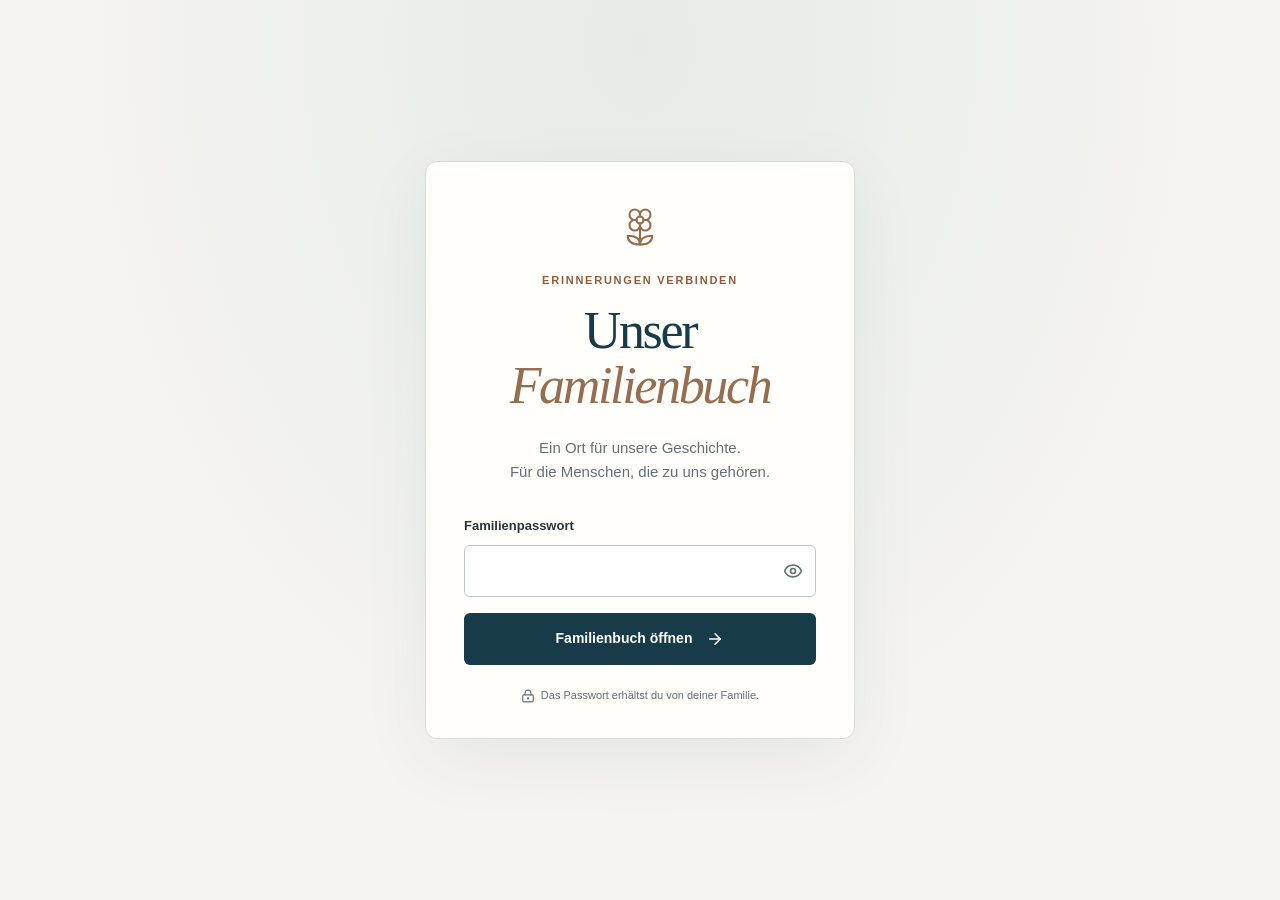
<file: index.html>
<!DOCTYPE html><html lang="de"><head><meta charSet="utf-8"/><meta name="viewport" content="width=device-width, initial-scale=1"/><link rel="stylesheet" href="./_next/static/css/index.B_4XS7yR.css" data-rsc-css-href="./_next/static/css/index.B_4XS7yR.css" data-precedence="vite-rsc/importer-resources"/><link rel="modulepreload" fetchPriority="low" href="./_next/static/chunks/index-CiEkB0IA.js"/><script src="./_next/static/chunks/rolldown-runtime-C60lm6uB.js" type="module" async=""></script><script src="./_next/static/chunks/framework-D_rUT4EX.js" type="module" async=""></script><link rel="modulepreload" href="./_next/static/chunks/rolldown-runtime-C60lm6uB.js" crossorigin=""/><link rel="modulepreload" href="./_next/static/chunks/framework-D_rUT4EX.js" crossorigin=""/><link rel="modulepreload" href="./_next/static/chunks/layout-segment-context-C5K8pLU6.js" crossorigin=""/><link rel="modulepreload" href="./_next/static/chunks/family-vault-CWCzmn8b.js" crossorigin=""/><title>Unser Familienbuch</title><meta name="description" content="Ein gemeinsames Familienbuch mit Lebensgeschichten, Erinnerungen und einem Stammbaum für alle Familienzweige."/><meta name="robots" content="noindex, nofollow"/><script>Object.assign(((self[Symbol.for("vinext.navigationRuntime")]??={bootstrap:{routeManifest:null},functions:{}}).bootstrap.rsc??={rsc:[]}),{params:{},nav:{"pathname":"/","searchParams":[]}})</script><link rel="modulepreload" href="./_next/static/chunks/index-CiEkB0IA.js" />
</head><body><main class="vault-screen"><section class="vault-card" aria-labelledby="vault-title"><svg xmlns="http://www.w3.org/2000/svg" width="42" height="42" viewBox="0 0 24 24" fill="none" stroke="currentColor" stroke-width="1.2" stroke-linecap="round" stroke-linejoin="round" class="lucide lucide-flower2 lucide-flower-2 vault-flower" aria-hidden="true"><path d="M12 5a3 3 0 1 1 3 3m-3-3a3 3 0 1 0-3 3m3-3v1M9 8a3 3 0 1 0 3 3M9 8h1m5 0a3 3 0 1 1-3 3m3-3h-1m-2 3v-1"></path><circle cx="12" cy="8" r="2"></circle><path d="M12 10v12"></path><path d="M12 22c4.2 0 7-1.667 7-5-4.2 0-7 1.667-7 5Z"></path><path d="M12 22c-4.2 0-7-1.667-7-5 4.2 0 7 1.667 7 5Z"></path></svg><span class="eyebrow">Erinnerungen verbinden</span><h1 id="vault-title">Unser<br/><em>Familienbuch</em></h1><p class="vault-intro">Ein Ort für unsere Geschichte.<br/>Für die Menschen, die zu uns gehören.</p><form aria-busy="false" action="#"><label for="family-password">Familienpasswort</label><div class="vault-input"><input id="family-password" type="password" autoComplete="current-password" autoCapitalize="none" spellCheck="false" required="" maxLength="512" aria-describedby="vault-help"/><button type="button" aria-label="Passwort anzeigen" aria-pressed="false"><svg xmlns="http://www.w3.org/2000/svg" width="20" height="20" viewBox="0 0 24 24" fill="none" stroke="currentColor" stroke-width="2" stroke-linecap="round" stroke-linejoin="round" class="lucide lucide-eye" aria-hidden="true"><path d="M2.062 12.348a1 1 0 0 1 0-.696 10.75 10.75 0 0 1 19.876 0 1 1 0 0 1 0 .696 10.75 10.75 0 0 1-19.876 0"></path><circle cx="12" cy="12" r="3"></circle></svg></button></div><button class="vault-submit" type="submit">Familienbuch öffnen<svg xmlns="http://www.w3.org/2000/svg" width="18" height="18" viewBox="0 0 24 24" fill="none" stroke="currentColor" stroke-width="2" stroke-linecap="round" stroke-linejoin="round" class="lucide lucide-arrow-right" aria-hidden="true"><path d="M5 12h14"></path><path d="m12 5 7 7-7 7"></path></svg></button></form><p id="vault-help" class="vault-help"><svg xmlns="http://www.w3.org/2000/svg" width="14" height="14" viewBox="0 0 24 24" fill="none" stroke="currentColor" stroke-width="2" stroke-linecap="round" stroke-linejoin="round" class="lucide lucide-lock-keyhole" aria-hidden="true"><circle cx="12" cy="16" r="1"></circle><rect x="3" y="10" width="18" height="12" rx="2"></rect><path d="M7 10V7a5 5 0 0 1 10 0v3"></path></svg>Das Passwort erhältst du von deiner Familie.</p><noscript>Zum Öffnen bitte JavaScript im Browser aktivieren.</noscript></section></main><script type="module" src="./_next/static/chunks/index-CiEkB0IA.js" id="_R_" async=""></script><script>((self[Symbol.for("vinext.navigationRuntime")]??={bootstrap:{routeManifest:null},functions:{}}).bootstrap.rsc??={rsc:[]}).rsc.push("0:{\"page:/\":\"$L1\",\"layout:/\":\"$L2\",\"route:/\":\"$L3\",\"__route\":\"route:/\",\"__interceptionContext\":null,\"__layoutIds\":[\"layout:/\"],\"__rootLayout\":\"/\",\"__bfcacheSegmentIdentities\":{\"layout:/\":\"[\\\"layout\\\",\\\"layout:/\\\",\\\"root-boundary:/\\\",\\\"\\\"]\",\"page:/\":\"[\\\"page\\\",\\\"page:/\\\",\\\"root-boundary:/\\\",\\\"\\\"]\"},\"__srcPage\":[\"page\"],\"__layoutFlags\":{\"layout:/\":\"s\"},\"__artifactCompatibility\":{\"schemaVersion\":1,\"graphVersion\":\"app-route-graph:1177fd80f83fa7b0\",\"deploymentVersion\":\"f176ee84-5d3d-4d66-a7ca-51176bd7f572\",\"appElementsSchemaVersion\":1,\"rscPayloadSchemaVersion\":1,\"rootBoundaryId\":\"/\",\"renderEpoch\":null}}\n")</script><script>((self[Symbol.for("vinext.navigationRuntime")]??={bootstrap:{routeManifest:null},functions:{}}).bootstrap.rsc??={rsc:[]}).rsc.push("4:I[\"f55589aca234\",[],\"Children\",1]\n")</script><script>((self[Symbol.for("vinext.navigationRuntime")]??={bootstrap:{routeManifest:null},functions:{}}).bootstrap.rsc??={rsc:[]}).rsc.push("5:I[\"7c920dc4da9c\",[],\"GlobalErrorBoundary\",1]\n")</script><script>((self[Symbol.for("vinext.navigationRuntime")]??={bootstrap:{routeManifest:null},functions:{}}).bootstrap.rsc??={rsc:[]}).rsc.push("6:I[\"4c9edf021973\",[],\"default\",1]\n")</script><script>((self[Symbol.for("vinext.navigationRuntime")]??={bootstrap:{routeManifest:null},functions:{}}).bootstrap.rsc??={rsc:[]}).rsc.push("7:I[\"7c920dc4da9c\",[],\"ErrorBoundary\",1]\n")</script><script>((self[Symbol.for("vinext.navigationRuntime")]??={bootstrap:{routeManifest:null},functions:{}}).bootstrap.rsc??={rsc:[]}).rsc.push("8:I[\"d242c1cbbba6\",[],\"LayoutSegmentProvider\",1]\n")</script><script>((self[Symbol.for("vinext.navigationRuntime")]??={bootstrap:{routeManifest:null},functions:{}}).bootstrap.rsc??={rsc:[]}).rsc.push("9:I[\"f55589aca234\",[],\"Slot\",1]\n")</script><script>((self[Symbol.for("vinext.navigationRuntime")]??={bootstrap:{routeManifest:null},functions:{}}).bootstrap.rsc??={rsc:[]}).rsc.push("a:I[\"7c920dc4da9c\",[],\"NotFoundBoundary\",1]\n")</script><script>((self[Symbol.for("vinext.navigationRuntime")]??={bootstrap:{routeManifest:null},functions:{}}).bootstrap.rsc??={rsc:[]}).rsc.push("b:I[\"6e26bb65a4ad\",[],\"AppRouterScrollTarget\",1]\n")</script><script>((self[Symbol.for("vinext.navigationRuntime")]??={bootstrap:{routeManifest:null},functions:{}}).bootstrap.rsc??={rsc:[]}).rsc.push("c:I[\"7c920dc4da9c\",[],\"RedirectBoundary\",1]\n")</script><script>((self[Symbol.for("vinext.navigationRuntime")]??={bootstrap:{routeManifest:null},functions:{}}).bootstrap.rsc??={rsc:[]}).rsc.push(":HL[\"./_next/static/css/index.B_4XS7yR.css\",\"style\"     ]\n")</script><script>((self[Symbol.for("vinext.navigationRuntime")]??={bootstrap:{routeManifest:null},functions:{}}).bootstrap.rsc??={rsc:[]}).rsc.push("2:[[[\"$\",\"link\",\"css:./_next/static/css/index.B_4XS7yR.css\",{\"rel\":\"stylesheet\",\"precedence\":\"vite-rsc/importer-resources\",\"href\":\"./_next/static/css/index.B_4XS7yR.css\",\"data-rsc-css-href\":\"./_next/static/css/index.B_4XS7yR.css\"}],\"$undefined\"],[\"$\",\"html\",null,{\"lang\":\"de\",\"children\":[\"$\",\"body\",null,{\"children\":[\"$\",\"$L4\",null,{}]}]}]]\n")</script><script>((self[Symbol.for("vinext.navigationRuntime")]??={bootstrap:{routeManifest:null},functions:{}}).bootstrap.rsc??={rsc:[]}).rsc.push("3:[[[\"$\",\"meta\",null,{\"charSet\":\"utf-8\"}],[[\"$\",\"title\",\"0\",{\"children\":\"Unser Familienbuch\"}],[\"$\",\"meta\",\"1\",{\"name\":\"description\",\"content\":\"Ein gemeinsames Familienbuch mit Lebensgeschichten, Erinnerungen und einem Stammbaum für alle Familienzweige.\"}],[\"$\",\"meta\",\"2\",{\"name\":\"robots\",\"content\":\"noindex, nofollow\"}]],[[\"$\",\"meta\",\"0\",{\"name\":\"viewport\",\"content\":\"width=device-width, initial-scale=1\"}]]],[\"$\",\"$L5\",null,{\"fallback\":\"$6\",\"children\":[\"$\",\"$L7\",null,{\"fallback\":\"$6\",\"children\":[\"$\",\"$L8\",null,{\"providerId\":\"layout:/\",\"segmentMap\":{\"children\":[]},\"children\":[\"$\",\"$L9\",null,{\"id\":\"layout:/\",\"parallelSlots\":\"$undefined\",\"children\":[\"$\",\"$La\",null,{\"resetKey\":\"\",\"fallback\":[[\"$\",\"title\",null,{\"children\":\"404: This page could not be found.\"}],[\"$\",\"div\",null,{\"style\":{\"fontFamily\":\"system-ui,\\\"Segoe UI\\\",Roboto,Helvetica,Arial,sans-serif,\\\"Apple Color Emoji\\\",\\\"Segoe UI Emoji\\\"\",\"height\":\"100vh\",\"textAlign\":\"center\",\"display\":\"flex\",\"flexDirection\":\"column\",\"alignItems\":\"center\",\"justifyContent\":\"center\"},\"children\":[\"$\",\"div\",null,{\"children\":[[\"$\",\"style\",null,{\"dangerouslySetInnerHTML\":{\"__html\":\"body{color:#000;background:#fff;margin:0}.next-error-h1{border-right:1px solid rgba(0,0,0,.3)}@media (prefers-color-scheme:dark){body{color:#fff;background:#000}.next-error-h1{border-right:1px solid rgba(255,255,255,.3)}}\"}}],[\"$\",\"h1\",null,{\"className\":\"next-error-h1\",\"style\":{\"display\":\"inline-block\",\"margin\":\"0 20px 0 0\",\"padding\":\"0 23px 0 0\",\"fontSize\":24,\"fontWeight\":500,\"verticalAlign\":\"top\",\"lineHeight\":\"49px\"},\"children\":404}],[\"$\",\"div\",null,{\"style\":{\"display\":\"inline-block\"},\"children\":[\"$\",\"h2\",null,{\"style\":{\"fontSize\":14,\"fontWeight\":400,\"lineHeight\":\"49px\",\"margin\":0},\"children\":\"This page could not be found.\"}]}]]}]}]],\"children\":[\"$\",\"$Lb\",null,{\"children\":[\"$\",\"$Lc\",null,{\"children\":[[\"$\",\"$L8\",null,{\"providerId\":\"page:/\",\"segmentMap\":{\"children\":[\"__PAGE__\"]},\"children\":[\"$\",\"$L9\",null,{\"id\":\"page:/\"}]}],null]}]}]}]}]}]}]}],null,null]\n")</script><script>((self[Symbol.for("vinext.navigationRuntime")]??={bootstrap:{routeManifest:null},functions:{}}).bootstrap.rsc??={rsc:[]}).rsc.push("d:I[\"7af20dcc4121\",[],\"default\",1]\n")</script><script>((self[Symbol.for("vinext.navigationRuntime")]??={bootstrap:{routeManifest:null},functions:{}}).bootstrap.rsc??={rsc:[]}).rsc.push("1:[\"$\",\"$Ld\",null,{}]\n")</script><script>Object.assign(((self[Symbol.for("vinext.navigationRuntime")]??={bootstrap:{routeManifest:null},functions:{}}).bootstrap.rsc??={rsc:[]}),{"initialCacheKind":"static"});((self[Symbol.for("vinext.navigationRuntime")]??={bootstrap:{routeManifest:null},functions:{}}).bootstrap.rsc??={rsc:[]}).done=true</script></body></html>
</file>
